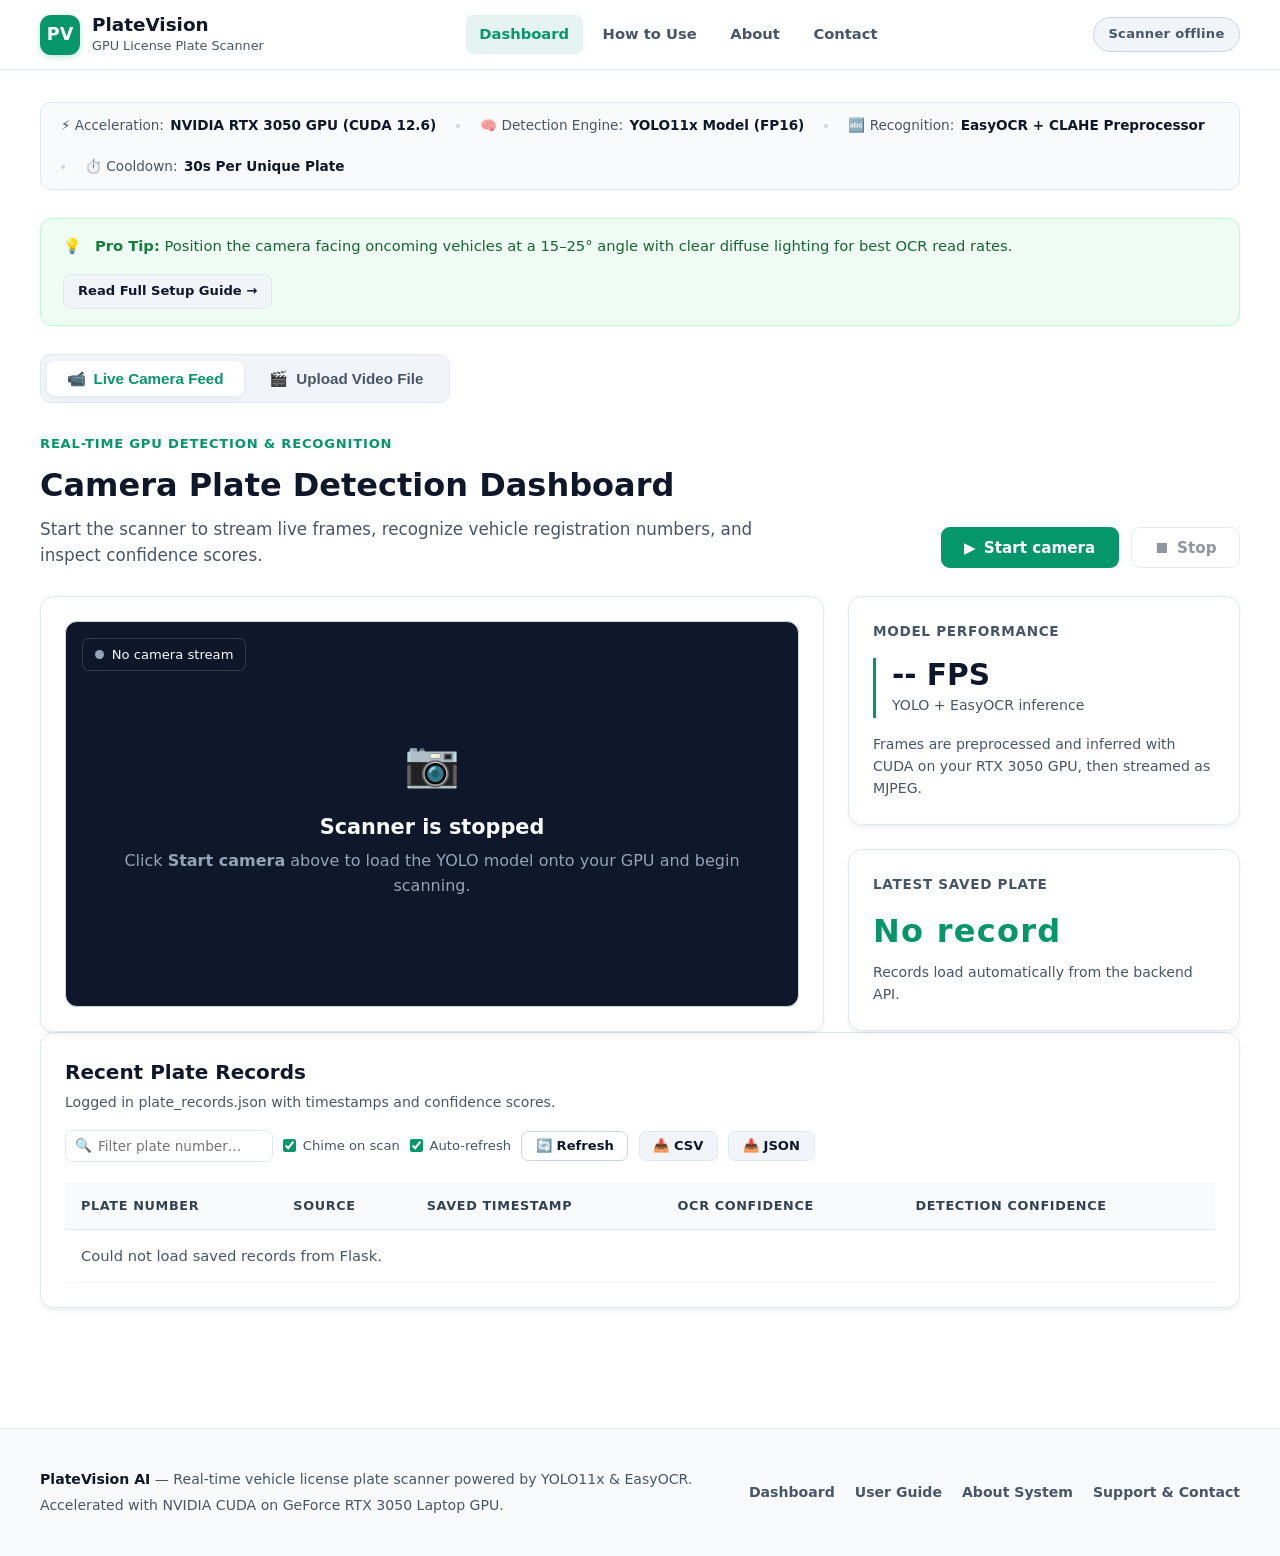
<file: static/index.html>
<!doctype html>
<html lang="en">

<head>
  <meta charset="utf-8">
  <meta name="viewport" content="width=device-width, initial-scale=1">
  <title>PlateVision | License Plate Scanner Dashboard</title>
  <link href="style.css" rel="stylesheet">
</head>

<body>
  <!-- Header & Navigation -->
  <header class="navbar">
    <div class="container nav-container">
      <a class="navbar-brand" href="index.html">
        <span class="brand-mark">PV</span>
        <div class="brand-text">
          <strong>PlateVision</strong>
          <small>GPU License Plate Scanner</small>
        </div>
      </a>

      <nav class="nav-menu">
        <a class="nav-link active" href="index.html">Dashboard</a>
        <a class="nav-link" href="guide.html">How to Use</a>
        <a class="nav-link" href="about.html">About</a>
        <a class="nav-link" href="contact.html">Contact</a>
      </nav>

      <div class="nav-actions">
        <span id="scannerStatus" class="badge badge-secondary">Scanner offline</span>
      </div>
    </div>
  </header>

  <!-- Main Dashboard -->
  <main class="container">
    <!-- Hardware & Model Status Bar -->
    <div class="system-spec-bar">
      <div class="spec-item">
        <span>⚡ Acceleration:</span>
        <strong>NVIDIA RTX 3050 GPU (CUDA 12.6)</strong>
      </div>
      <div class="spec-divider"></div>
      <div class="spec-item">
        <span>🧠 Detection Engine:</span>
        <strong>YOLO11x Model (FP16)</strong>
      </div>
      <div class="spec-divider"></div>
      <div class="spec-item">
        <span>🔤 Recognition:</span>
        <strong>EasyOCR + CLAHE Preprocessor</strong>
      </div>
      <div class="spec-divider"></div>
      <div class="spec-item">
        <span>⏱️ Cooldown:</span>
        <strong>30s Per Unique Plate</strong>
      </div>
    </div>

    <!-- Quick Tip Callout Banner -->
    <div class="tip-banner">
      <div class="tip-content">
        <span>💡</span>
        <span>
          <strong>Pro Tip:</strong> Position the camera facing oncoming vehicles at a 15–25° angle with clear diffuse lighting for best OCR read rates.
        </span>
      </div>
      <a href="guide.html" class="btn btn-sm btn-secondary">Read Full Setup Guide →</a>
    </div>

    <!-- Operating Mode Switcher -->
    <div class="mode-switcher-container">
      <div class="mode-tabs">
        <button id="modeTabCamera" class="mode-tab active" type="button">
          <span>📹</span>
          <span>Live Camera Feed</span>
        </button>
        <button id="modeTabVideo" class="mode-tab" type="button">
          <span>🎬</span>
          <span>Upload Video File</span>
        </button>
      </div>
    </div>

    <!-- Live Camera Mode Container -->
    <div id="liveCameraSection">
      <!-- Dashboard Title & Action Controls -->
      <div class="dashboard-header">
        <div class="dashboard-title">
          <span class="tag-accent">Real-time GPU Detection & Recognition</span>
          <h1>Camera Plate Detection Dashboard</h1>
          <p class="page-lead">Start the scanner to stream live frames, recognize vehicle registration numbers, and inspect confidence scores.</p>
        </div>
        <div class="dashboard-actions">
          <button id="startButton" class="btn btn-success">
            <span>▶</span> Start camera
          </button>
          <button id="stopButton" class="btn btn-outline" disabled>
            <span>⏹</span> Stop
          </button>
        </div>
      </div>

      <!-- Error Alert Box -->
      <div id="cameraError" class="alert alert-danger d-none" role="alert"></div>

      <!-- Main Grid: Video Stream + Stats Sidebar -->
      <div class="dashboard-grid">
        <!-- Camera Feed Frame -->
        <div class="grid-main">
          <section class="card h-100">
            <div class="card-body">
              <div id="cameraFrame" class="camera-frame">
                <img id="cameraPreview" alt="Live annotated license plate camera feed">
                <div class="camera-placeholder">
                  <div class="placeholder-content">
                    <div class="placeholder-icon">📷</div>
                    <h2>Scanner is stopped</h2>
                    <p>Click <strong>Start camera</strong> above to load the YOLO model onto your GPU and begin scanning.</p>
                  </div>
                </div>
                <span class="camera-label">
                  <span id="cameraDot" class="status-dot"></span>
                  <span id="cameraLabel">No camera stream</span>
                </span>
              </div>
            </div>
          </section>
        </div>

        <!-- Performance & Latest Plate Sidebar -->
        <div class="grid-sidebar">
          <!-- Model FPS Metric -->
          <section class="card">
            <div class="card-body">
              <h2 class="card-title">Model Performance</h2>
              <div class="metric">
                <div id="cameraFps" class="metric-value">-- FPS</div>
                <small class="text-secondary">YOLO + EasyOCR inference</small>
              </div>
              <p class="metric-desc text-secondary">Frames are preprocessed and inferred with CUDA on your RTX 3050 GPU, then streamed as MJPEG.</p>
            </div>
          </section>

          <!-- Latest Captured Plate -->
          <section class="card">
            <div class="card-body">
              <h2 class="card-title">Latest Saved Plate</h2>
              <div id="latestPlate" class="latest-plate-value">No record</div>
              <p id="latestDetails" class="text-secondary">Records load automatically from the backend API.</p>
            </div>
          </section>
        </div>
      </div>
    </div>

    <!-- Video Upload Mode Container -->
    <div id="videoUploadSection" style="display: none;">
      <div class="dashboard-header">
        <div class="dashboard-title">
          <span class="tag-accent">Video File Recognition</span>
          <h1>Upload & Check Video License Plates</h1>
          <p class="page-lead">Upload a traffic, surveillance, or dashcam video. The system processes every vehicle, isolations number plates with YOLO11x, extracts alphanumeric text with EasyOCR, and generates an annotated output video.</p>
        </div>
        <div class="dashboard-actions">
          <button id="startVideoBtn" class="btn btn-success" disabled>
            <span>▶</span> Analyze Video
          </button>
          <button id="cancelVideoBtn" class="btn btn-outline d-none">
            <span>⏹</span> Cancel
          </button>
          <button id="resetVideoBtn" class="btn btn-secondary d-none">
            <span>🔄</span> New Video
          </button>
        </div>
      </div>

      <!-- Upload Dropzone Card -->
      <section id="videoUploadCard" class="card" style="margin-bottom: 1.75rem;">
        <div class="card-body">
          <input type="file" id="videoFileInput" accept=".mp4,.avi,.mov,.mkv,.webm,.m4v" class="d-none">
          <div id="videoDropzone" class="video-dropzone">
            <div class="dropzone-icon">📁</div>
            <div class="dropzone-title">Drag & drop your vehicle video file here</div>
            <p class="dropzone-desc">Supports MP4, AVI, MOV, MKV, WebM up to 500 MB</p>
            <button type="button" id="browseVideoBtn" class="btn btn-secondary">
              <span>📂</span> Browse Video File
            </button>
            <div id="selectedFileInfo" class="selected-file-badge d-none">
              <span>🎬</span>
              <span id="selectedFileName">video.mp4</span>
              <span id="selectedFileSize" class="text-secondary">(0 MB)</span>
            </div>
          </div>
        </div>
      </section>

      <!-- Video Processing & Live Preview Card -->
      <section id="videoProcessingCard" class="card d-none" style="margin-bottom: 1.75rem;">
        <div class="card-body">
          <div style="display: flex; align-items: center; justify-content: space-between; margin-bottom: 0.5rem; flex-wrap: wrap; gap: 0.5rem;">
            <div>
              <h2 id="videoJobTitle" class="card-heading" style="margin-bottom: 0.15rem;">Processing Video...</h2>
              <span id="videoStatusBadge" class="badge badge-warning">Analyzing frames</span>
            </div>
            <div id="videoActionTools" class="d-none" style="display: flex; gap: 0.5rem; flex-wrap: wrap;">
              <a id="downloadAnnotatedVideoBtn" class="btn btn-sm btn-success" href="#" download>
                📥 Download Annotated Video (.mp4)
              </a>
              <button id="exportVideoCsvBtn" class="btn btn-sm btn-secondary">
                📥 CSV
              </button>
              <button id="exportVideoJsonBtn" class="btn btn-sm btn-secondary">
                📥 JSON
              </button>
            </div>
          </div>

          <!-- Progress Bar -->
          <div class="progress-container">
            <div id="videoProgressBar" class="progress-bar-fill"></div>
          </div>

          <!-- Video Metrics Strip -->
          <div class="video-metrics-strip">
            <div>
              <span>Progress:</span>
              <strong id="videoProgressText">0%</strong>
            </div>
            <div>
              <span>Frames Processed:</span>
              <strong id="videoFramesText">0 / --</strong>
            </div>
            <div>
              <span>GPU Inference Speed:</span>
              <strong id="videoFpsText">-- FPS</strong>
            </div>
            <div>
              <span>Video Duration:</span>
              <strong id="videoDurationText">--</strong>
            </div>
            <div>
              <span>Plates Detected:</span>
              <strong id="videoPlatesCountText" class="text-accent">0</strong>
            </div>
          </div>

          <!-- Live Processing Frame Display -->
          <div style="margin-top: 1.25rem;">
            <img id="videoProcessingPreview" class="live-process-preview" alt="Video analysis frame preview" style="display: none;">
          </div>

          <!-- Detected Plates in this Video -->
          <div id="videoResultsSection" style="margin-top: 1.75rem;">
            <h3 style="font-size: 1.15rem; font-weight: 700; margin-bottom: 0.5rem;">
              🚗 Plates Detected in Video (<span id="galleryPlatesCount">0</span>)
            </h3>
            <div id="videoPlatesGallery" class="plates-gallery-grid">
              <!-- Populated dynamically -->
            </div>
          </div>
        </div>
      </section>
    </div>


      <!-- Historical Scans Table -->
      <div class="grid-full">
        <section class="card">
          <div class="card-body">
            <div class="records-header">
              <div>
                <h2 class="card-heading">Recent Plate Records</h2>
                <p class="text-secondary">Logged in plate_records.json with timestamps and confidence scores.</p>
              </div>

              <!-- Records Control Tools -->
              <div class="records-tools">
                <div class="search-box">
                  <span class="search-icon">🔍</span>
                  <input type="text" id="searchPlateInput" class="search-input" placeholder="Filter plate number…">
                </div>

                <label class="toggle-label" title="Play a subtle audio alert when a new plate is detected">
                  <input type="checkbox" id="audioAlertToggle" checked>
                  <span>Chime on scan</span>
                </label>

                <label class="toggle-label" title="Automatically poll for new records every 2.5s">
                  <input type="checkbox" id="autoRefreshToggle" checked>
                  <span>Auto-refresh</span>
                </label>

                <button id="refreshButton" class="btn btn-sm btn-outline" title="Refresh records table immediately">
                  🔄 Refresh
                </button>
                <button id="exportCsvBtn" class="btn btn-sm btn-secondary" title="Export records table to CSV file">
                  📥 CSV
                </button>
                <button id="exportJsonBtn" class="btn btn-sm btn-secondary" title="Export records table to JSON file">
                  📥 JSON
                </button>
              </div>
            </div>

            <!-- Table -->
            <div class="table-responsive">
              <table class="records-table">
                <thead>
                  <tr>
                    <th>Plate Number</th>
                    <th>Source</th>
                    <th>Saved Timestamp</th>
                    <th>OCR Confidence</th>
                    <th>Detection Confidence</th>
                  </tr>
                </thead>
                <tbody id="recordsBody">
                  <tr>
                    <td colspan="5" class="text-secondary">Loading records…</td>
                  </tr>
                </tbody>
              </table>
            </div>
          </div>
        </section>
      </div>
    </div>
  </main>

  <!-- Global Footer -->
  <footer class="site-footer">
    <div class="container footer-container">
      <div>
        <strong>PlateVision AI</strong> — Real-time vehicle license plate scanner powered by YOLO11x & EasyOCR.
        <div class="text-secondary" style="margin-top: 0.25rem;">Accelerated with NVIDIA CUDA on GeForce RTX 3050 Laptop GPU.</div>
      </div>
      <nav class="footer-nav">
        <a href="index.html">Dashboard</a>
        <a href="guide.html">User Guide</a>
        <a href="about.html">About System</a>
        <a href="contact.html">Support & Contact</a>
      </nav>
    </div>
  </footer>

  <script src="script.js"></script>
</body>

</html>
</file>
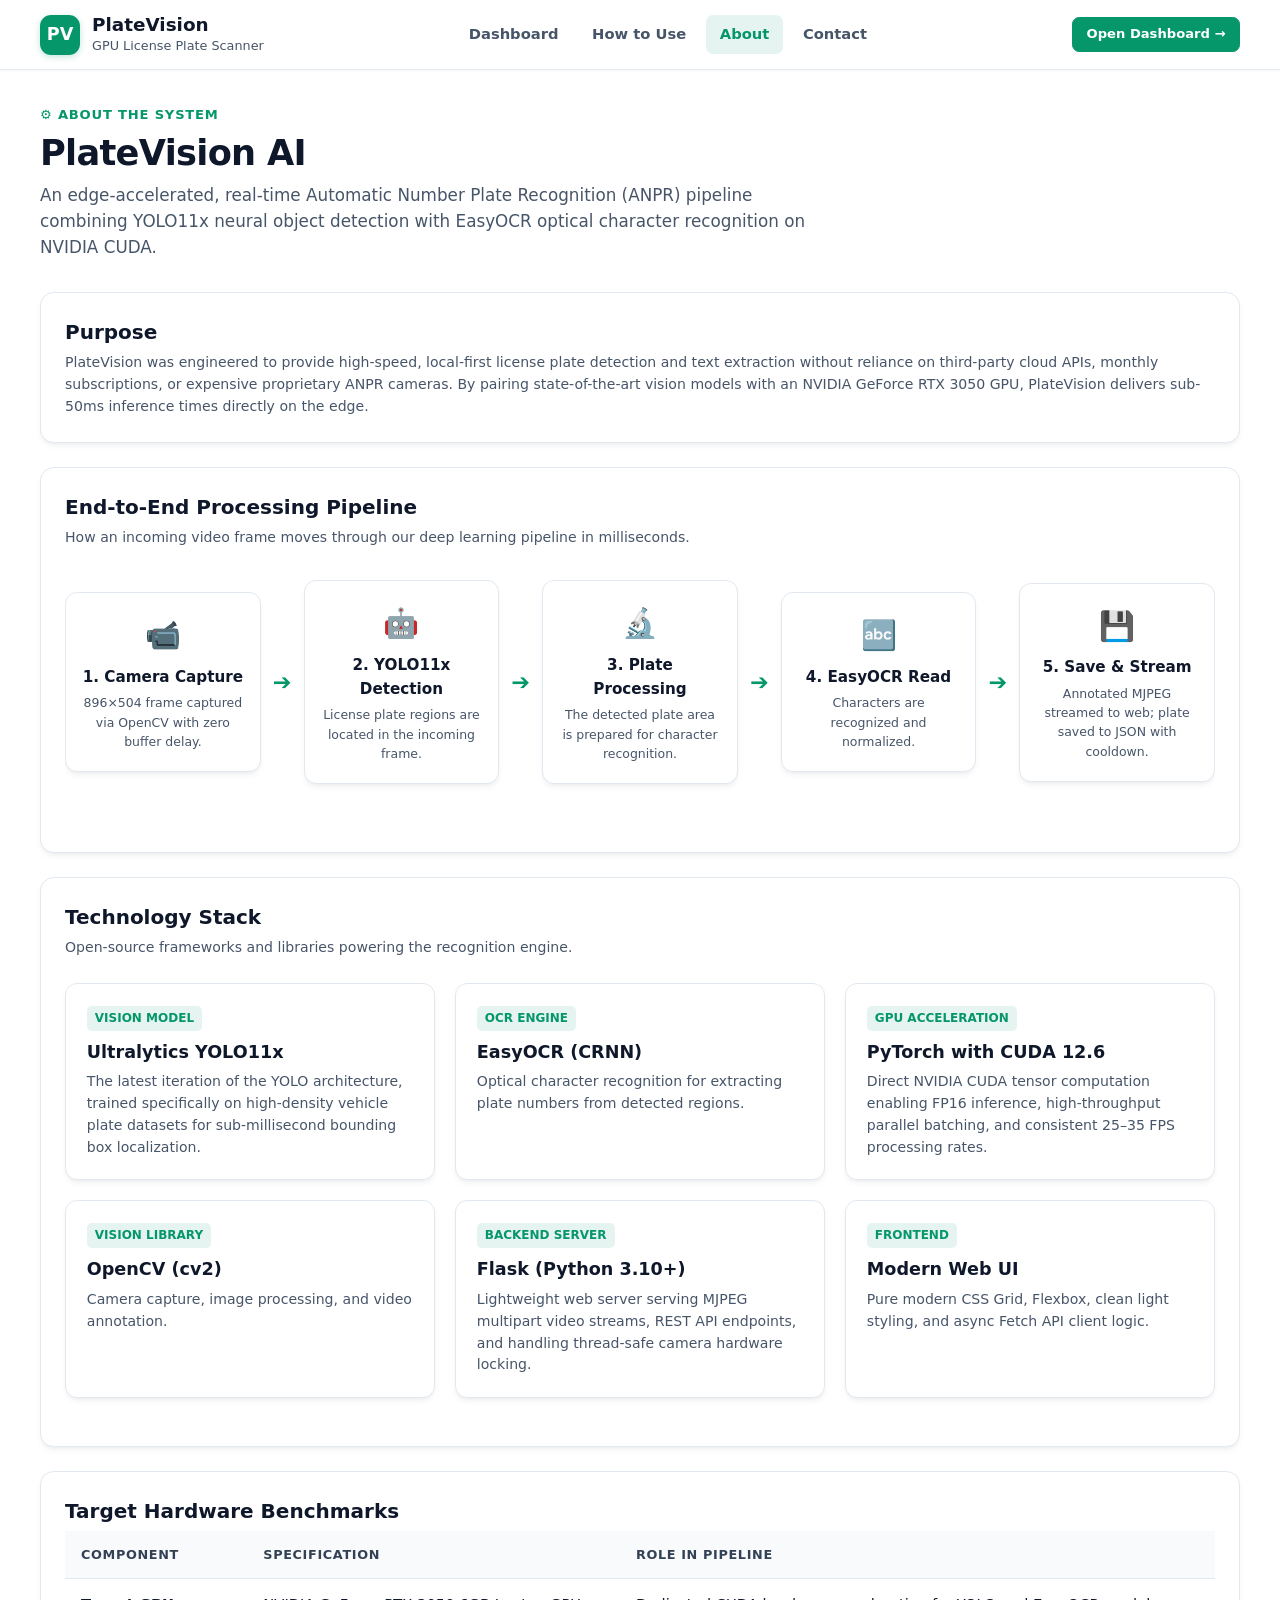
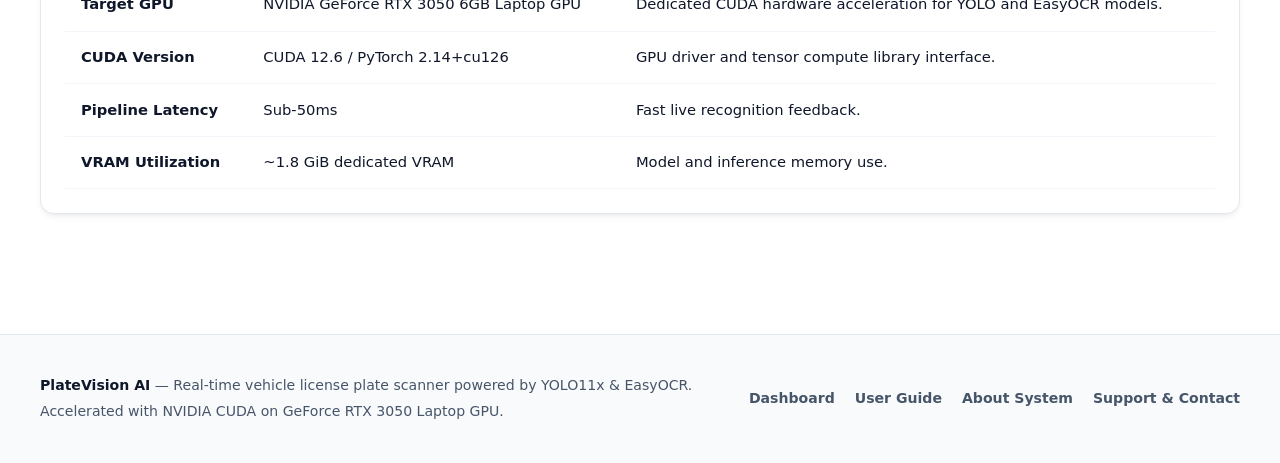
<file: static/about.html>
<!doctype html>
<html lang="en"><head><meta charset="utf-8"><meta name="viewport" content="width=device-width, initial-scale=1"><title>PlateVision | About</title><link href="style.css" rel="stylesheet"></head>
<body><header class="navbar"><div class="container nav-container"><a class="navbar-brand" href="index.html"><span class="brand-mark">PV</span><div class="brand-text"><strong>PlateVision</strong><small>GPU License Plate Scanner</small></div></a><nav class="nav-menu"><a class="nav-link" href="index.html">Dashboard</a><a class="nav-link" href="guide.html">How to Use</a><a class="nav-link active" href="about.html">About</a><a class="nav-link" href="contact.html">Contact</a></nav><div class="nav-actions"><a href="index.html" class="btn btn-sm btn-success">Open Dashboard →</a></div></div></header>
<main class="container"><div class="page-header"><span class="tag-accent">⚙️ About the System</span><h1>PlateVision AI</h1><p class="page-lead">An edge-accelerated, real-time Automatic Number Plate Recognition (ANPR) pipeline combining YOLO11x neural object detection with EasyOCR optical character recognition on NVIDIA CUDA.</p></div><section class="card"><div class="card-body"><h2 class="card-heading">Purpose</h2><p class="text-secondary">PlateVision was engineered to provide high-speed, local-first license plate detection and text extraction without reliance on third-party cloud APIs, monthly subscriptions, or expensive proprietary ANPR cameras. By pairing state-of-the-art vision models with an NVIDIA GeForce RTX 3050 GPU, PlateVision delivers sub-50ms inference times directly on the edge.</p></div></section>
<section class="card" style="margin-top: 1.5rem;"><div class="card-body"><h2 class="card-heading">End-to-End Processing Pipeline</h2><p class="text-secondary">How an incoming video frame moves through our deep learning pipeline in milliseconds.</p><div class="pipeline-flow"><div class="pipeline-step"><div class="pipeline-icon">📹</div><h4>1. Camera Capture</h4><p>896×504 frame captured via OpenCV with zero buffer delay.</p></div><div class="pipeline-arrow">➔</div><div class="pipeline-step"><div class="pipeline-icon">🤖</div><h4>2. YOLO11x Detection</h4><p>License plate regions are located in the incoming frame.</p></div><div class="pipeline-arrow">➔</div><div class="pipeline-step"><div class="pipeline-icon">🔬</div><h4>3. Plate Processing</h4><p>The detected plate area is prepared for character recognition.</p></div><div class="pipeline-arrow">➔</div><div class="pipeline-step"><div class="pipeline-icon">🔤</div><h4>4. EasyOCR Read</h4><p>Characters are recognized and normalized.</p></div><div class="pipeline-arrow">➔</div><div class="pipeline-step"><div class="pipeline-icon">💾</div><h4>5. Save &amp; Stream</h4><p>Annotated MJPEG streamed to web; plate saved to JSON with cooldown.</p></div></div></div></section>
<section class="card" style="margin-top: 1.5rem;"><div class="card-body"><h2 class="card-heading">Technology Stack</h2><p class="text-secondary">Open-source frameworks and libraries powering the recognition engine.</p><div class="tech-grid"><article class="tech-card"><span class="tech-badge">Vision Model</span><h3>Ultralytics YOLO11x</h3><p>The latest iteration of the YOLO architecture, trained specifically on high-density vehicle plate datasets for sub-millisecond bounding box localization.</p></article><article class="tech-card"><span class="tech-badge">OCR Engine</span><h3>EasyOCR (CRNN)</h3><p>Optical character recognition for extracting plate numbers from detected regions.</p></article><article class="tech-card"><span class="tech-badge">GPU Acceleration</span><h3>PyTorch with CUDA 12.6</h3><p>Direct NVIDIA CUDA tensor computation enabling FP16 inference, high-throughput parallel batching, and consistent 25–35 FPS processing rates.</p></article><article class="tech-card"><span class="tech-badge">Vision Library</span><h3>OpenCV (cv2)</h3><p>Camera capture, image processing, and video annotation.</p></article><article class="tech-card"><span class="tech-badge">Backend Server</span><h3>Flask (Python 3.10+)</h3><p>Lightweight web server serving MJPEG multipart video streams, REST API endpoints, and handling thread-safe camera hardware locking.</p></article><article class="tech-card"><span class="tech-badge">Frontend</span><h3>Modern Web UI</h3><p>Pure modern CSS Grid, Flexbox, clean light styling, and async Fetch API client logic.</p></article></div></div></section>
<section class="card" style="margin-top: 1.5rem;"><div class="card-body"><h2 class="card-heading">Target Hardware Benchmarks</h2><div class="table-responsive"><table class="records-table"><thead><tr><th>Component</th><th>Specification</th><th>Role in Pipeline</th></tr></thead><tbody><tr><td><strong>Target GPU</strong></td><td>NVIDIA GeForce RTX 3050 6GB Laptop GPU</td><td>Dedicated CUDA hardware acceleration for YOLO and EasyOCR models.</td></tr><tr><td><strong>CUDA Version</strong></td><td>CUDA 12.6 / PyTorch 2.14+cu126</td><td>GPU driver and tensor compute library interface.</td></tr><tr><td><strong>Pipeline Latency</strong></td><td>Sub-50ms</td><td>Fast live recognition feedback.</td></tr><tr><td><strong>VRAM Utilization</strong></td><td>~1.8 GiB dedicated VRAM</td><td>Model and inference memory use.</td></tr></tbody></table></div></div></section></main><footer class="site-footer"><div class="container footer-container"><div><strong>PlateVision AI</strong> — Real-time vehicle license plate scanner powered by YOLO11x &amp; EasyOCR.<div class="text-secondary" style="margin-top: 0.25rem;">Accelerated with NVIDIA CUDA on GeForce RTX 3050 Laptop GPU.</div></div><nav class="footer-nav"><a href="index.html">Dashboard</a><a href="guide.html">User Guide</a><a href="about.html">About System</a><a href="contact.html">Support &amp; Contact</a></nav></div></footer></body></html>
</file>
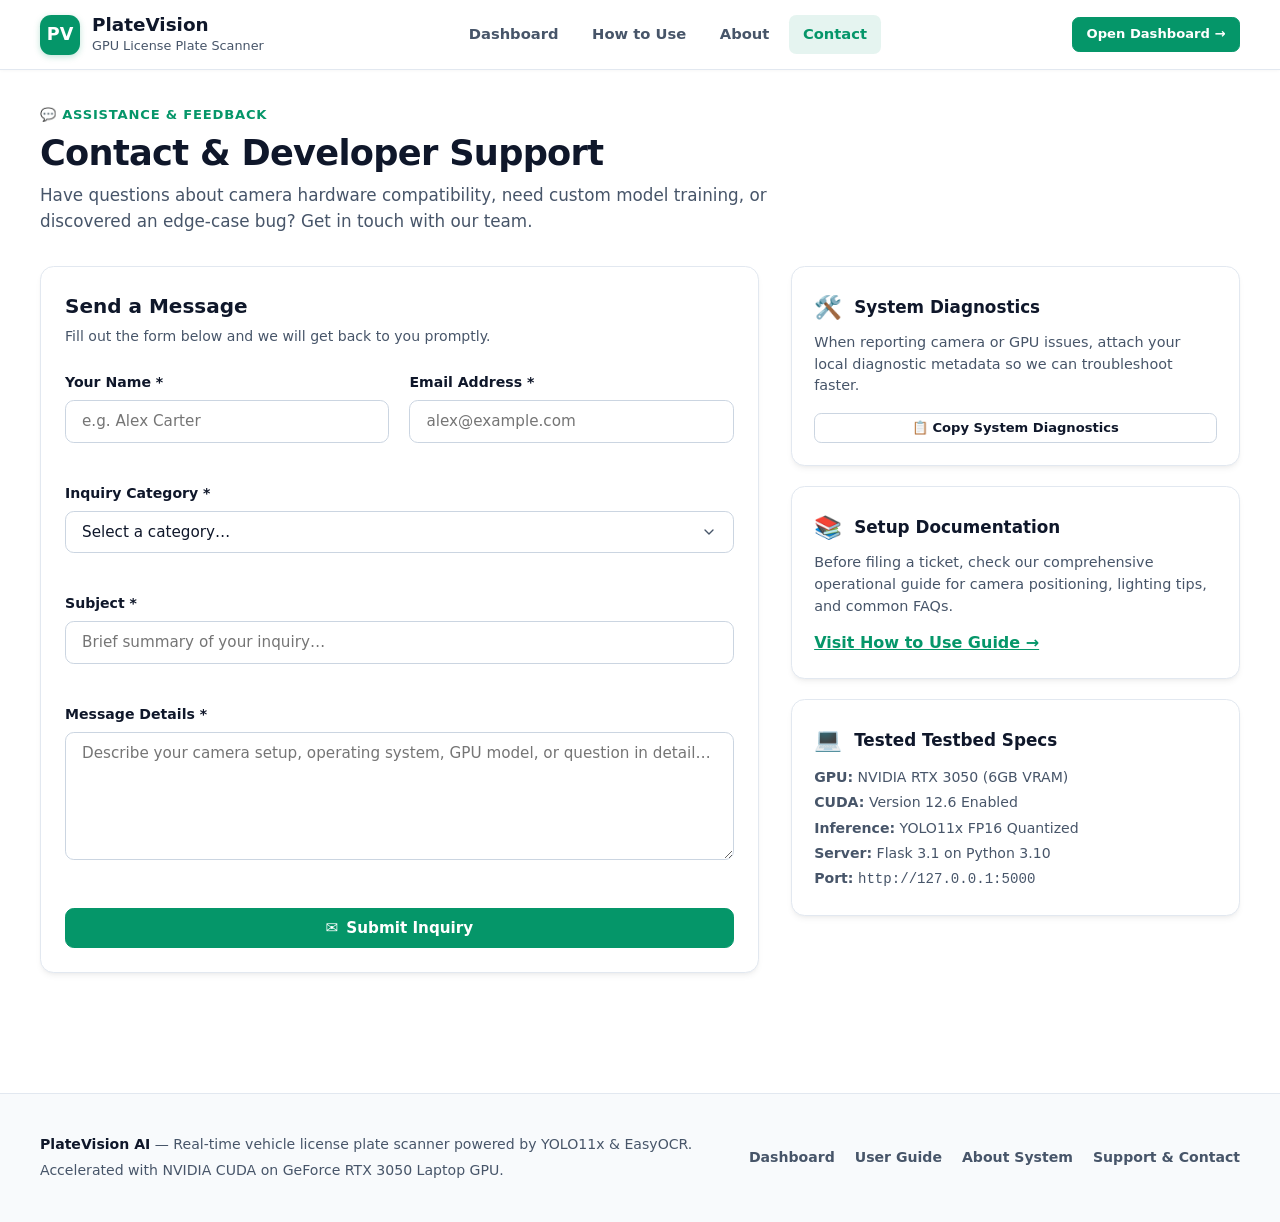
<file: static/contact.html>
<!doctype html>
<html lang="en"><head><meta charset="utf-8"><meta name="viewport" content="width=device-width, initial-scale=1"><title>PlateVision | Contact &amp; Developer Support</title><link href="style.css" rel="stylesheet"></head>
<body><header class="navbar"><div class="container nav-container"><a class="navbar-brand" href="index.html"><span class="brand-mark">PV</span><div class="brand-text"><strong>PlateVision</strong><small>GPU License Plate Scanner</small></div></a><nav class="nav-menu"><a class="nav-link" href="index.html">Dashboard</a><a class="nav-link" href="guide.html">How to Use</a><a class="nav-link" href="about.html">About</a><a class="nav-link active" href="contact.html">Contact</a></nav><div class="nav-actions"><a href="index.html" class="btn btn-sm btn-success">Open Dashboard →</a></div></div></header>
<main class="container"><div class="page-header"><span class="tag-accent">💬 Assistance &amp; Feedback</span><h1>Contact &amp; Developer Support</h1><p class="page-lead">Have questions about camera hardware compatibility, need custom model training, or discovered an edge-case bug? Get in touch with our team.</p></div><div class="contact-layout"><section class="card"><div class="card-body"><h2 class="card-heading" style="margin-bottom: 0.25rem;">Send a Message</h2><p class="text-secondary" style="margin-bottom: 1.5rem;">Fill out the form below and we will get back to you promptly.</p><div id="contactSuccessAlert" class="alert alert-success d-none"><span>✅</span><span>Thank you! Your inquiry has been submitted successfully. A confirmation has been generated.</span></div><form id="contactForm"><div class="form-grid"><div class="form-group"><label for="contactName" class="form-label">Your Name *</label><input type="text" id="contactName" class="form-control" placeholder="e.g. Alex Carter" required></div><div class="form-group"><label for="contactEmail" class="form-label">Email Address *</label><input type="email" id="contactEmail" class="form-control" placeholder="alex@example.com" required></div><div class="form-group full-width"><label for="contactCategory" class="form-label">Inquiry Category *</label><select id="contactCategory" class="form-control" required><option value="" disabled selected>Select a category…</option><option value="Hardware / Camera Setup">Hardware Setup (Webcam / RTSP Camera)</option><option value="Model &amp; OCR Accuracy">Model Accuracy &amp; False OCR Readings</option><option value="Bug Report">Bug Report / Python Exception</option><option value="Feature Request">Feature Request / Custom Integration</option><option value="General Question">General Inquiry</option></select></div><div class="form-group full-width"><label for="contactSubject" class="form-label">Subject *</label><input type="text" id="contactSubject" class="form-control" placeholder="Brief summary of your inquiry…" required></div><div class="form-group full-width"><label for="contactMessage" class="form-label">Message Details *</label><textarea id="contactMessage" class="form-control" placeholder="Describe your camera setup, operating system, GPU model, or question in detail…" required></textarea></div><div class="form-group full-width" style="margin-bottom: 0;"><button type="submit" class="btn btn-success" style="width: 100%;"><span>✉️</span> Submit Inquiry</button></div></div></form></div></section><aside class="info-cards"><div class="info-card"><div class="info-card-header"><span class="info-card-icon">🛠️</span><div class="info-card-title">System Diagnostics</div></div><p style="margin-bottom: 1rem;">When reporting camera or GPU issues, attach your local diagnostic metadata so we can troubleshoot faster.</p><button id="copyDiagnosticsBtn" class="btn btn-sm btn-outline" style="width: 100%;">📋 Copy System Diagnostics</button><div id="diagCopiedMsg" class="text-accent" style="display: none; font-size: 0.8rem; margin-top: 0.5rem; text-align: center; font-weight: 600;">✓ Diagnostic report copied to clipboard!</div></div><div class="info-card"><div class="info-card-header"><span class="info-card-icon">📚</span><div class="info-card-title">Setup Documentation</div></div><p style="margin-bottom: 0.85rem;">Before filing a ticket, check our comprehensive operational guide for camera positioning, lighting tips, and common FAQs.</p><a href="guide.html" class="text-accent" style="font-weight: 600; text-decoration: underline;">Visit How to Use Guide →</a></div><div class="info-card"><div class="info-card-header"><span class="info-card-icon">💻</span><div class="info-card-title">Tested Testbed Specs</div></div><ul style="list-style: none; padding: 0; font-size: 0.88rem; color: var(--text-muted); line-height: 1.8;"><li><strong>GPU:</strong> NVIDIA RTX 3050 (6GB VRAM)</li><li><strong>CUDA:</strong> Version 12.6 Enabled</li><li><strong>Inference:</strong> YOLO11x FP16 Quantized</li><li><strong>Server:</strong> Flask 3.1 on Python 3.10</li><li><strong>Port:</strong> <code>http://127.0.0.1:5000</code></li></ul></div></aside></div></main><div id="toastNotice" class="toast-notice"><span>✅</span><span id="toastMsg">Inquiry sent successfully!</span></div><footer class="site-footer"><div class="container footer-container"><div><strong>PlateVision AI</strong> — Real-time vehicle license plate scanner powered by YOLO11x &amp; EasyOCR.<div class="text-secondary" style="margin-top: 0.25rem;">Accelerated with NVIDIA CUDA on GeForce RTX 3050 Laptop GPU.</div></div><nav class="footer-nav"><a href="index.html">Dashboard</a><a href="guide.html">User Guide</a><a href="about.html">About System</a><a href="contact.html">Support &amp; Contact</a></nav></div></footer><script>const contactForm=document.querySelector('#contactForm');const contactSuccessAlert=document.querySelector('#contactSuccessAlert');const toastNotice=document.querySelector('#toastNotice');const toastMsg=document.querySelector('#toastMsg');const copyDiagnosticsBtn=document.querySelector('#copyDiagnosticsBtn');const diagCopiedMsg=document.querySelector('#diagCopiedMsg');function showToast(message){if(!toastNotice||!toastMsg)return;toastMsg.textContent=message;toastNotice.classList.add('show');setTimeout(()=>{toastNotice.classList.remove('show');},3500);}if(contactForm){contactForm.addEventListener('submit',(event)=>{event.preventDefault();const name=document.querySelector('#contactName')?.value||'User';if(contactSuccessAlert)contactSuccessAlert.classList.remove('d-none');showToast(`Thank you, ${name}! Your inquiry has been sent.`);contactForm.reset();window.scrollTo({top:0,behavior:'smooth'});});}if(copyDiagnosticsBtn){copyDiagnosticsBtn.addEventListener('click',async()=>{const diagnostics={timestamp:new Date().toISOString(),userAgent:navigator.userAgent,screenResolution:`${window.screen.width}x${window.screen.height}`,viewport:`${window.innerWidth}x${window.innerHeight}`,devicePixelRatio:window.devicePixelRatio,serverEndpoint:window.location.origin,hardwareConcurrency:navigator.hardwareConcurrency||'unknown',targetGpuConfig:'NVIDIA GeForce RTX 3050 6GB Laptop GPU (CUDA 12.6)',appVersion:'PlateVision v2.0-cuda'};const textToCopy=`PlateVision System Diagnostics:\n${JSON.stringify(diagnostics,null,2)}`;try{await navigator.clipboard.writeText(textToCopy);if(diagCopiedMsg){diagCopiedMsg.style.display='block';setTimeout(()=>{diagCopiedMsg.style.display='none';},3000);}showToast('Diagnostics copied to clipboard!');}catch(error){alert('Could not copy automatically. Here is the info:\n\n'+textToCopy);}});}</script></body></html>
</file>
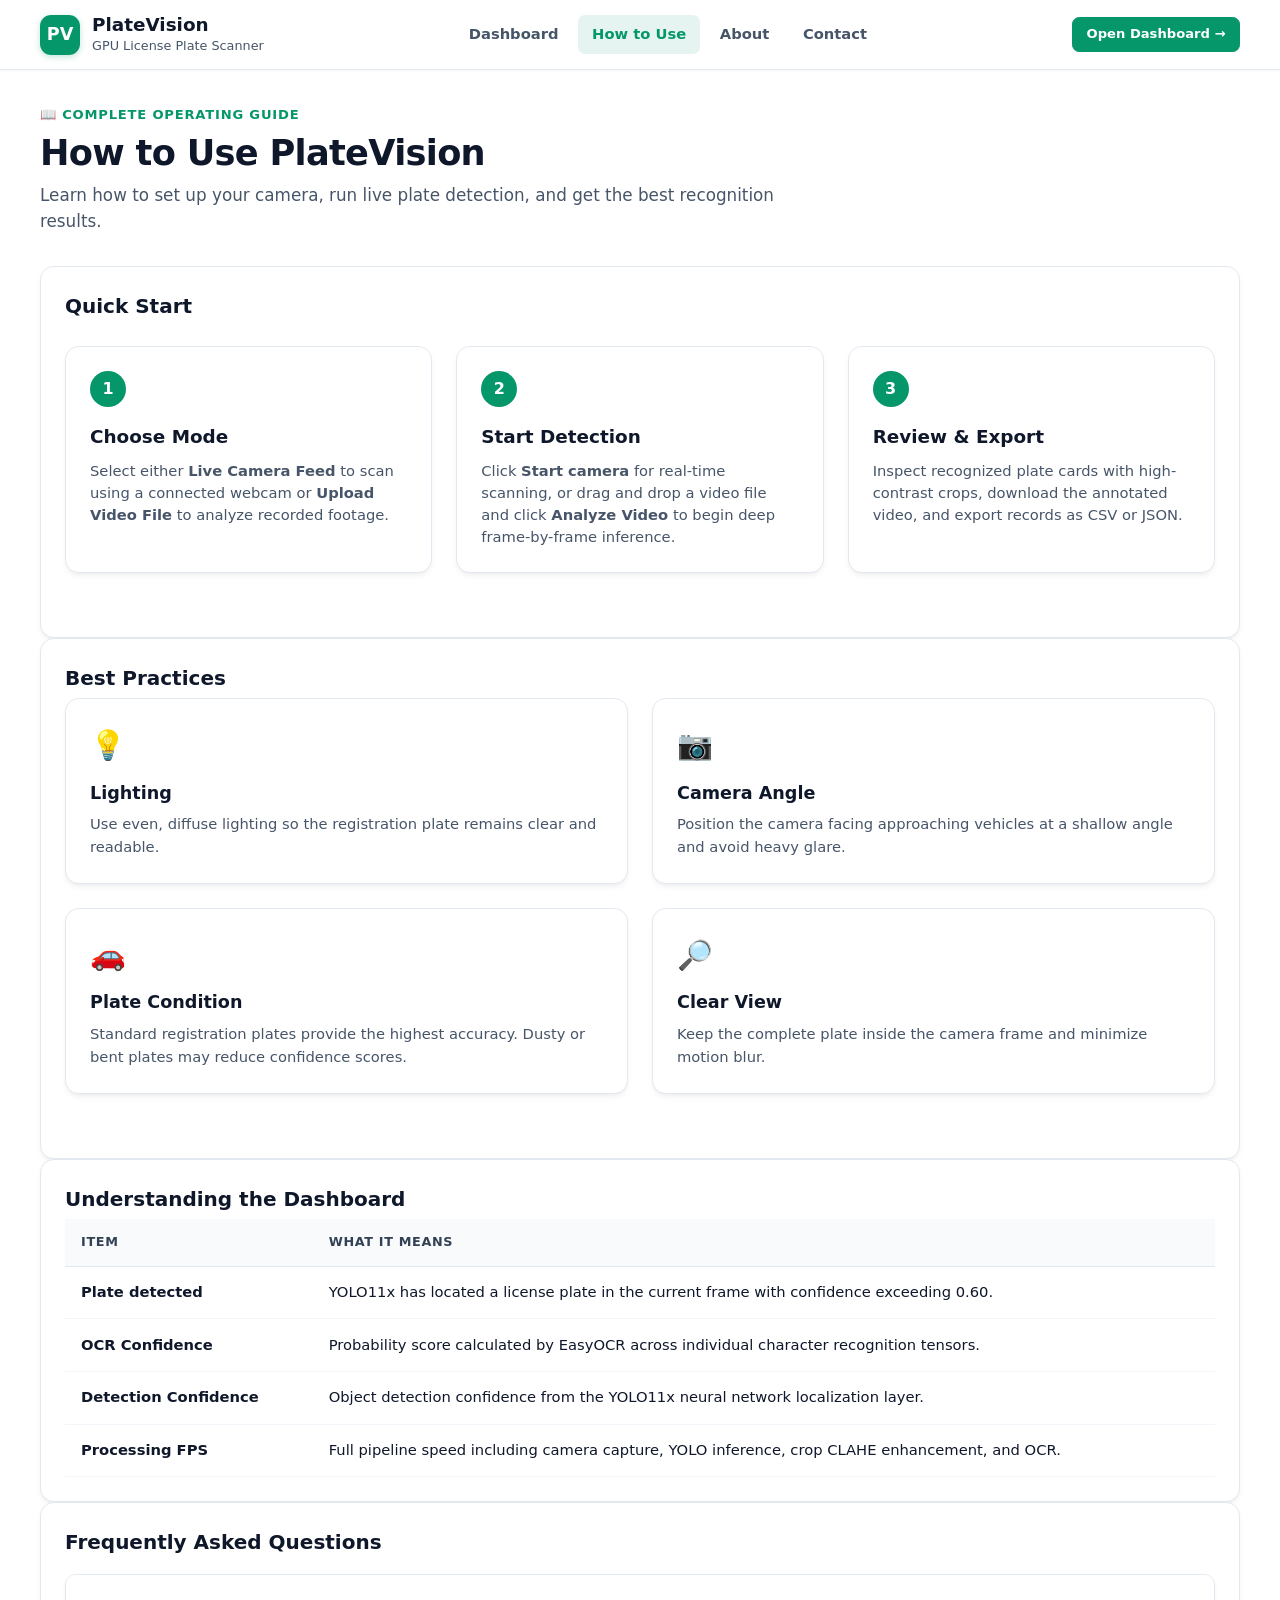
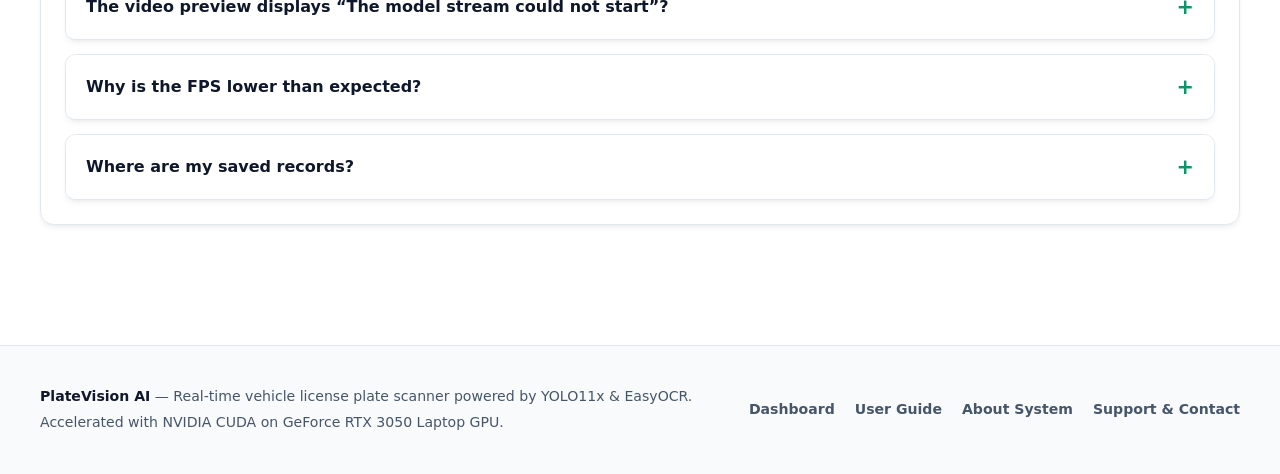
<file: static/guide.html>
<!doctype html>
<html lang="en"><head><meta charset="utf-8"><meta name="viewport" content="width=device-width, initial-scale=1"><title>PlateVision | How to Use</title><link href="style.css" rel="stylesheet"></head>
<body>
  <header class="navbar"><div class="container nav-container"><a class="navbar-brand" href="index.html"><span class="brand-mark">PV</span><div class="brand-text"><strong>PlateVision</strong><small>GPU License Plate Scanner</small></div></a><nav class="nav-menu"><a class="nav-link" href="index.html">Dashboard</a><a class="nav-link active" href="guide.html">How to Use</a><a class="nav-link" href="about.html">About</a><a class="nav-link" href="contact.html">Contact</a></nav><div class="nav-actions"><a href="index.html" class="btn btn-sm btn-success">Open Dashboard →</a></div></div></header>
  <main class="container"><div class="page-header"><span class="tag-accent">📖 Complete Operating Guide</span><h1>How to Use PlateVision</h1><p class="page-lead">Learn how to set up your camera, run live plate detection, and get the best recognition results.</p></div>
    <section class="card"><div class="card-body"><h2 class="card-heading">Quick Start</h2><div class="steps-grid"><article class="step-card"><div class="step-number">1</div><h3>Choose Mode</h3><p>Select either <strong>Live Camera Feed</strong> to scan using a connected webcam or <strong>Upload Video File</strong> to analyze recorded footage.</p></article><article class="step-card"><div class="step-number">2</div><h3>Start Detection</h3><p>Click <strong>Start camera</strong> for real-time scanning, or drag and drop a video file and click <strong>Analyze Video</strong> to begin deep frame-by-frame inference.</p></article><article class="step-card"><div class="step-number">3</div><h3>Review & Export</h3><p>Inspect recognized plate cards with high-contrast crops, download the annotated video, and export records as CSV or JSON.</p></article></div></div></section>
    <section class="card"><div class="card-body"><h2 class="card-heading">Best Practices</h2><div class="guidelines-grid"><article class="guideline-card"><div class="guideline-icon">💡</div><h3>Lighting</h3><p>Use even, diffuse lighting so the registration plate remains clear and readable.</p></article><article class="guideline-card"><div class="guideline-icon">📷</div><h3>Camera Angle</h3><p>Position the camera facing approaching vehicles at a shallow angle and avoid heavy glare.</p></article><article class="guideline-card"><div class="guideline-icon">🚗</div><h3>Plate Condition</h3><p>Standard registration plates provide the highest accuracy. Dusty or bent plates may reduce confidence scores.</p></article><article class="guideline-card"><div class="guideline-icon">🔎</div><h3>Clear View</h3><p>Keep the complete plate inside the camera frame and minimize motion blur.</p></article></div></div></section>
    <section class="card"><div class="card-body"><h2 class="card-heading">Understanding the Dashboard</h2><div class="table-responsive"><table class="records-table"><thead><tr><th>Item</th><th>What it means</th></tr></thead><tbody><tr><td><strong>Plate detected</strong></td><td>YOLO11x has located a license plate in the current frame with confidence exceeding 0.60.</td></tr><tr><td><strong>OCR Confidence</strong></td><td>Probability score calculated by EasyOCR across individual character recognition tensors.</td></tr><tr><td><strong>Detection Confidence</strong></td><td>Object detection confidence from the YOLO11x neural network localization layer.</td></tr><tr><td><strong>Processing FPS</strong></td><td>Full pipeline speed including camera capture, YOLO inference, crop CLAHE enhancement, and OCR.</td></tr></tbody></table></div></div></section>
    <section class="card"><div class="card-body"><h2 class="card-heading">Frequently Asked Questions</h2><div class="faq-list"><details class="faq-item"><summary class="faq-summary">The video preview displays “The model stream could not start”?</summary><div class="faq-body">Check that the camera is connected and not in use by another application, then restart the scanner.</div></details><details class="faq-item"><summary class="faq-summary">Why is the FPS lower than expected?</summary><div class="faq-body">Ensure your laptop is plugged into AC power so the NVIDIA GPU runs in full performance mode. Verify that PyTorch is using CUDA by running:<div class="code-box">python -c "import torch; print(torch.cuda.is_available())"</div>If it returns <code>False</code>, install the CUDA 12.6 build of PyTorch.</div></details><details class="faq-item"><summary class="faq-summary">Where are my saved records?</summary><div class="faq-body">All records are saved permanently in <code>plate_records.json</code> in the project directory. You can also export them directly from the Dashboard as CSV or formatted JSON.</div></details></div></div></section>
  </main><footer class="site-footer"><div class="container footer-container"><div><strong>PlateVision AI</strong> — Real-time vehicle license plate scanner powered by YOLO11x &amp; EasyOCR.<div class="text-secondary" style="margin-top: 0.25rem;">Accelerated with NVIDIA CUDA on GeForce RTX 3050 Laptop GPU.</div></div><nav class="footer-nav"><a href="index.html">Dashboard</a><a href="guide.html">User Guide</a><a href="about.html">About System</a><a href="contact.html">Support &amp; Contact</a></nav></div></footer>
</body></html>
</file>
<file: static/style.css>
:root {
  --page: #ffffff;
  --page-bg-subtle: #f8fafc;
  --panel: #ffffff;
  --panel-card: #ffffff;
  --panel-border: #e2e8f0;
  --panel-border-hover: #cbd5e1;
  --accent: #059669;
  --accent-hover: #047857;
  --accent-soft: rgba(5, 150, 105, 0.1);
  --accent-glow: rgba(5, 150, 105, 0.25);
  --accent-text: #ffffff;
  --warning: #d97706;
  --warning-soft: #fef3c7;
  --danger: #dc2626;
  --danger-soft: #fee2e2;
  --info: #0284c7;
  --info-soft: #e0f2fe;
  --text-main: #0f172a;
  --text-muted: #475569;
  --text-subtle: #64748b;
  --font: system-ui, -apple-system, BlinkMacSystemFont, "Segoe UI", Roboto, Helvetica, Arial, sans-serif;
  --card-shadow: 0 4px 6px -1px rgba(0, 0, 0, 0.05), 0 2px 4px -2px rgba(0, 0, 0, 0.05);
  --card-shadow-hover: 0 10px 15px -3px rgba(0, 0, 0, 0.08), 0 4px 6px -4px rgba(0, 0, 0, 0.04);
}

*,
*::before,
*::after {
  box-sizing: border-box;
  margin: 0;
  padding: 0;
}

body {
  min-height: 100vh;
  background-color: var(--page);
  color: var(--text-main);
  font-family: var(--font);
  line-height: 1.55;
  -webkit-font-smoothing: antialiased;
  display: flex;
  flex-direction: column;
}

/* Layout Container */
.container {
  width: 100%;
  max-width: 1240px;
  margin-inline: auto;
  padding-inline: 1.25rem;
}

/* Navigation Bar */
.navbar {
  background: rgba(255, 255, 255, 0.95);
  border-bottom: 1px solid var(--panel-border);
  backdrop-filter: blur(14px);
  padding: 0.85rem 0;
  position: sticky;
  top: 0;
  z-index: 100;
  box-shadow: 0 1px 3px rgba(0, 0, 0, 0.03);
}

.nav-container {
  display: flex;
  align-items: center;
  justify-content: space-between;
  gap: 1.5rem;
  flex-wrap: wrap;
}

.navbar-brand {
  display: flex;
  align-items: center;
  gap: 0.75rem;
  text-decoration: none;
  color: var(--text-main);
}

.brand-mark {
  width: 2.5rem;
  height: 2.5rem;
  display: grid;
  place-items: center;
  background: var(--accent);
  color: var(--accent-text);
  border-radius: 0.7rem;
  font-weight: 800;
  font-size: 1.1rem;
  box-shadow: 0 2px 6px var(--accent-glow);
}

.brand-text strong {
  display: block;
  font-size: 1.15rem;
  line-height: 1.2;
  color: var(--text-main);
}

.brand-text small {
  display: block;
  font-size: 0.8rem;
  color: var(--text-muted);
}

.nav-menu {
  display: flex;
  align-items: center;
  gap: 0.4rem;
  list-style: none;
}

.nav-link {
  color: var(--text-muted);
  text-decoration: none;
  font-size: 0.92rem;
  font-weight: 600;
  padding: 0.5rem 0.85rem;
  border-radius: 0.45rem;
  transition: all 0.2s ease;
  position: relative;
}

.nav-link:hover {
  color: var(--text-main);
  background: #f1f5f9;
}

.nav-link.active {
  color: var(--accent);
  background: var(--accent-soft);
}

.nav-actions {
  display: flex;
  align-items: center;
  gap: 0.75rem;
}

/* Main Content Area */
main.container {
  flex: 1;
  padding-top: 2rem;
  padding-bottom: 3.5rem;
}

/* Page Header & Banner */
.page-header {
  margin-bottom: 2rem;
}

.tag-accent {
  color: var(--accent);
  font-size: 0.82rem;
  font-weight: 700;
  text-transform: uppercase;
  letter-spacing: 0.06em;
  display: inline-flex;
  align-items: center;
  gap: 0.4rem;
  margin-bottom: 0.4rem;
}

.page-header h1 {
  font-size: 2.2rem;
  font-weight: 800;
  line-height: 1.2;
  margin-bottom: 0.5rem;
  letter-spacing: -0.02em;
  color: var(--text-main);
}

.page-lead {
  font-size: 1.05rem;
  color: var(--text-muted);
  max-width: 48rem;
}

/* System Spec Bar (Dashboard) */
.system-spec-bar {
  display: flex;
  align-items: center;
  gap: 1.25rem;
  flex-wrap: wrap;
  background: #f8fafc;
  border: 1px solid var(--panel-border);
  border-radius: 0.65rem;
  padding: 0.75rem 1.25rem;
  margin-bottom: 1.75rem;
  font-size: 0.85rem;
  color: var(--text-muted);
}

.spec-item {
  display: inline-flex;
  align-items: center;
  gap: 0.4rem;
}

.spec-item strong {
  color: var(--text-main);
  font-weight: 600;
}

.spec-divider {
  width: 4px;
  height: 4px;
  border-radius: 50%;
  background: #cbd5e1;
}

/* Dashboard Actions */
.dashboard-header {
  display: flex;
  align-items: flex-end;
  justify-content: space-between;
  gap: 1.5rem;
  margin-bottom: 1.75rem;
  flex-wrap: wrap;
}

.dashboard-title h1 {
  font-size: 2rem;
  font-weight: 800;
  color: var(--text-main);
  margin-bottom: 0.35rem;
}

.dashboard-actions {
  display: flex;
  align-items: center;
  gap: 0.75rem;
}

/* Buttons */
.btn {
  display: inline-flex;
  align-items: center;
  justify-content: center;
  gap: 0.5rem;
  font-family: inherit;
  font-size: 0.95rem;
  font-weight: 600;
  padding: 0.65rem 1.4rem;
  border-radius: 0.55rem;
  border: 1px solid transparent;
  cursor: pointer;
  transition: all 0.2s ease;
  text-decoration: none;
  white-space: nowrap;
}

.btn-success {
  background: var(--accent);
  color: var(--accent-text);
  border-color: var(--accent);
}

.btn-success:hover:not(:disabled) {
  background: var(--accent-hover);
  border-color: var(--accent-hover);
  box-shadow: 0 4px 12px var(--accent-glow);
  transform: translateY(-1px);
}

.btn-outline {
  background: #ffffff;
  color: var(--text-main);
  border-color: #cbd5e1;
}

.btn-outline:hover:not(:disabled) {
  background: #f1f5f9;
  border-color: #94a3b8;
  transform: translateY(-1px);
}

.btn-secondary {
  background: #f1f5f9;
  color: var(--text-main);
  border-color: #e2e8f0;
}

.btn-secondary:hover:not(:disabled) {
  background: #e2e8f0;
}

.btn:disabled {
  opacity: 0.45;
  cursor: not-allowed;
  transform: none !important;
}

.btn-sm {
  font-size: 0.82rem;
  padding: 0.4rem 0.85rem;
  border-radius: 0.45rem;
}

/* Quick Stats Row (Dashboard) */
.quick-stats-grid {
  display: grid;
  grid-template-columns: repeat(4, 1fr);
  gap: 1rem;
  margin-bottom: 1.75rem;
}

.stat-pill {
  background: var(--panel);
  border: 1px solid var(--panel-border);
  border-radius: 0.75rem;
  padding: 1.1rem 1.25rem;
  display: flex;
  align-items: center;
  gap: 1rem;
  box-shadow: var(--card-shadow);
  transition: all 0.2s ease;
}

.stat-pill:hover {
  border-color: var(--panel-border-hover);
  box-shadow: var(--card-shadow-hover);
}

.stat-icon {
  width: 2.75rem;
  height: 2.75rem;
  border-radius: 0.6rem;
  display: grid;
  place-items: center;
  font-size: 1.3rem;
  background: #f1f5f9;
  flex-shrink: 0;
}

.stat-info .stat-value {
  font-size: 1.4rem;
  font-weight: 800;
  line-height: 1.2;
  color: var(--text-main);
}

.stat-info .stat-label {
  font-size: 0.78rem;
  color: var(--text-muted);
  text-transform: uppercase;
  letter-spacing: 0.04em;
  margin-top: 0.15rem;
  font-weight: 600;
}

/* Alerts */
.alert {
  padding: 0.85rem 1.25rem;
  border-radius: 0.6rem;
  margin-bottom: 1.5rem;
  font-size: 0.95rem;
  display: flex;
  align-items: center;
  gap: 0.75rem;
}

.alert-danger {
  background: var(--danger-soft);
  border: 1px solid #fca5a5;
  color: var(--danger);
}

.alert-success {
  background: var(--accent-soft);
  border: 1px solid #a7f3d0;
  color: #065f46;
}

.alert-info {
  background: var(--info-soft);
  border: 1px solid #bae6fd;
  color: #0369a1;
}

.d-none {
  display: none !important;
}

/* Tip Callout Banner */
.tip-banner {
  background: #f0fdf4;
  border: 1px solid #bbf7d0;
  border-radius: 0.75rem;
  padding: 1rem 1.4rem;
  margin-bottom: 1.75rem;
  display: flex;
  align-items: center;
  justify-content: space-between;
  gap: 1rem;
  flex-wrap: wrap;
  color: #166534;
}

.tip-content {
  display: flex;
  align-items: center;
  gap: 0.85rem;
  font-size: 0.92rem;
}

.tip-content strong {
  color: #15803d;
}

/* Dashboard Grid Layout */
.dashboard-grid {
  display: grid;
  grid-template-columns: 2fr 1fr;
  gap: 1.5rem;
}

.grid-main {
  grid-column: 1;
}

.grid-sidebar {
  grid-column: 2;
  display: flex;
  flex-direction: column;
  gap: 1.5rem;
}

.grid-full {
  grid-column: 1 / -1;
}

/* Cards */
.card {
  background: var(--panel);
  border: 1px solid var(--panel-border);
  border-radius: 0.85rem;
  box-shadow: var(--card-shadow);
  overflow: hidden;
  transition: all 0.2s ease;
}

.card:hover {
  border-color: var(--panel-border-hover);
}

.card.h-100 {
  height: 100%;
}

.card-body {
  padding: 1.5rem;
}

.card-title {
  font-size: 0.85rem;
  font-weight: 700;
  text-transform: uppercase;
  letter-spacing: 0.05em;
  color: var(--text-muted);
}

.card-heading {
  font-size: 1.25rem;
  font-weight: 800;
  margin-bottom: 0.25rem;
  color: var(--text-main);
}

/* Camera Frame */
.camera-frame {
  min-height: 24rem;
  background: #0f172a;
  border: 1px solid #cbd5e1;
  border-radius: 0.75rem;
  overflow: hidden;
  position: relative;
  display: flex;
  align-items: center;
  justify-content: center;
}

#cameraPreview {
  display: none;
  width: 100%;
  height: 100%;
  min-height: 24rem;
  object-fit: cover;
}

.camera-frame.active #cameraPreview {
  display: block;
}

.camera-placeholder {
  min-height: 24rem;
  display: grid;
  place-items: center;
  text-align: center;
  color: #94a3b8;
  padding: 2rem;
}

.camera-frame.active .camera-placeholder {
  display: none;
}

.placeholder-icon {
  font-size: 2.8rem;
  margin-bottom: 0.75rem;
}

.camera-placeholder h2 {
  font-size: 1.3rem;
  color: #f8fafc;
  margin-bottom: 0.4rem;
}

.camera-label {
  position: absolute;
  top: 1rem;
  left: 1rem;
  background: rgba(15, 23, 42, 0.88);
  border: 1px solid rgba(255, 255, 255, 0.15);
  border-radius: 0.45rem;
  padding: 0.35rem 0.75rem;
  font-size: 0.82rem;
  color: #f8fafc;
  display: inline-flex;
  align-items: center;
  gap: 0.5rem;
  backdrop-filter: blur(8px);
}

/* Status Dot */
.status-dot {
  width: 0.55rem;
  height: 0.55rem;
  display: inline-block;
  border-radius: 50%;
  background: #94a3b8;
  transition: all 0.3s ease;
}

.status-dot.live {
  background: #10b981;
  box-shadow: 0 0 0.65rem #10b981;
}

/* Status Badges */
.badge {
  display: inline-flex;
  align-items: center;
  gap: 0.35rem;
  padding: 0.4rem 0.9rem;
  border-radius: 9999px;
  font-size: 0.82rem;
  font-weight: 700;
  letter-spacing: 0.02em;
  border: 1px solid transparent;
  transition: all 0.2s ease;
}

.badge.badge-secondary,
.badge.text-bg-secondary {
  background: #f1f5f9;
  color: #475569;
  border-color: #cbd5e1;
}

.badge.badge-warning,
.badge.text-bg-warning {
  background: var(--warning-soft);
  color: #b45309;
  border-color: #fcd34d;
}

.badge.badge-success,
.badge.text-bg-success {
  background: #dcfce7;
  color: #15803d;
  border-color: #86efac;
}

.badge.badge-info {
  background: var(--info-soft);
  color: #0284c7;
  border-color: #7dd3fc;
}

/* Metric Cards */
.metric {
  border-left: 3px solid var(--accent);
  padding-left: 1rem;
  margin: 1rem 0;
}

.metric-value {
  font-size: 1.85rem;
  font-weight: 800;
  line-height: 1.2;
  color: var(--text-main);
}

.metric-desc {
  font-size: 0.85rem;
  margin-top: 0.75rem;
  color: var(--text-muted);
}

.latest-plate-value {
  font-size: 2rem;
  font-weight: 800;
  color: var(--accent);
  margin: 0.75rem 0 0.35rem 0;
  letter-spacing: 0.04em;
}

/* Table Controls and Header */
.records-header {
  display: flex;
  align-items: center;
  justify-content: space-between;
  margin-bottom: 1.25rem;
  gap: 1rem;
  flex-wrap: wrap;
}

.records-tools {
  display: flex;
  align-items: center;
  gap: 0.65rem;
  flex-wrap: wrap;
}

.search-box {
  position: relative;
  display: inline-flex;
  align-items: center;
}

.search-input {
  background: #ffffff;
  border: 1px solid var(--panel-border);
  color: var(--text-main);
  padding: 0.45rem 0.85rem 0.45rem 2rem;
  border-radius: 0.45rem;
  font-size: 0.85rem;
  font-family: inherit;
  outline: none;
  transition: all 0.2s ease;
  width: 13rem;
}

.search-input:focus {
  border-color: var(--accent);
  box-shadow: 0 0 0 3px var(--accent-soft);
}

.search-icon {
  position: absolute;
  left: 0.65rem;
  font-size: 0.85rem;
  color: var(--text-muted);
  pointer-events: none;
}

.toggle-label {
  display: inline-flex;
  align-items: center;
  gap: 0.4rem;
  font-size: 0.82rem;
  color: var(--text-muted);
  cursor: pointer;
  user-select: none;
  font-weight: 500;
}

.toggle-label input[type="checkbox"] {
  accent-color: var(--accent);
  cursor: pointer;
}

/* Table */
.table-responsive {
  width: 100%;
  overflow-x: auto;
  -webkit-overflow-scrolling: touch;
}

.records-table {
  width: 100%;
  border-collapse: collapse;
  text-align: left;
}

.records-table th {
  padding: 0.85rem 1rem;
  font-size: 0.8rem;
  font-weight: 700;
  text-transform: uppercase;
  letter-spacing: 0.05em;
  color: #334155;
  background: #f8fafc;
  border-bottom: 1px solid var(--panel-border);
}

.records-table td {
  padding: 0.9rem 1rem;
  border-bottom: 1px solid #f1f5f9;
  color: var(--text-main);
  font-size: 0.92rem;
}

.records-table tbody tr {
  transition: background 0.15s ease;
}

.records-table tbody tr:hover {
  background: #f8fafc;
}

.plate-badge {
  display: inline-block;
  padding: 0.2rem 0.55rem;
  background: #ecfdf5;
  border: 1px solid #a7f3d0;
  border-radius: 0.35rem;
  font-family: ui-monospace, SFMono-Regular, Menlo, Monaco, Consolas, monospace;
  font-weight: 800;
  font-size: 0.95rem;
  color: #047857;
  letter-spacing: 0.05em;
}

/* Form Styles (Contact Page) */
.form-grid {
  display: grid;
  grid-template-columns: 1fr 1fr;
  gap: 1.25rem;
}

.form-group {
  margin-bottom: 1.25rem;
}

.form-group.full-width {
  grid-column: 1 / -1;
}

.form-label {
  display: block;
  font-size: 0.88rem;
  font-weight: 600;
  margin-bottom: 0.4rem;
  color: var(--text-main);
}

.form-control {
  width: 100%;
  background: #ffffff;
  border: 1px solid #cbd5e1;
  border-radius: 0.55rem;
  color: var(--text-main);
  font-family: inherit;
  font-size: 0.95rem;
  padding: 0.7rem 1rem;
  transition: all 0.2s ease;
  outline: none;
}

.form-control:focus {
  border-color: var(--accent);
  box-shadow: 0 0 0 3px var(--accent-soft);
}

textarea.form-control {
  min-height: 8rem;
  resize: vertical;
}

select.form-control {
  appearance: none;
  background-image: url("data:image/svg+xml;charset=UTF-8,%3csvg xmlns='http://www.w3.org/2000/svg' viewBox='0 0 24 24' fill='none' stroke='%23475569' stroke-width='2' stroke-linecap='round' stroke-linejoin='round'%3e%3cpolyline points='6 9 12 15 18 9'%3e%3c/polyline%3e%3c/svg%3e");
  background-repeat: no-repeat;
  background-position: right 1rem center;
  background-size: 1rem;
  padding-right: 2.5rem;
}

select.form-control option {
  background: #ffffff;
  color: var(--text-main);
}

/* Guide & How-To-Use Components */
.steps-grid {
  display: grid;
  grid-template-columns: repeat(3, 1fr);
  gap: 1.5rem;
  margin: 1.5rem 0 2.5rem 0;
}

.step-card {
  background: var(--panel);
  border: 1px solid var(--panel-border);
  border-radius: 0.85rem;
  padding: 1.5rem;
  position: relative;
  box-shadow: var(--card-shadow);
  transition: all 0.2s ease;
}

.step-card:hover {
  border-color: var(--accent);
  box-shadow: var(--card-shadow-hover);
  transform: translateY(-2px);
}

.step-number {
  width: 2.25rem;
  height: 2.25rem;
  border-radius: 50%;
  background: var(--accent);
  color: var(--accent-text);
  display: grid;
  place-items: center;
  font-weight: 800;
  font-size: 1rem;
  margin-bottom: 1rem;
}

.step-card h3 {
  font-size: 1.15rem;
  margin-bottom: 0.5rem;
  font-weight: 700;
  color: var(--text-main);
}

.step-card p {
  color: var(--text-muted);
  font-size: 0.92rem;
  line-height: 1.5;
}

.guidelines-grid {
  display: grid;
  grid-template-columns: repeat(2, 1fr);
  gap: 1.5rem;
  margin-bottom: 2.5rem;
}

.guideline-card {
  background: var(--panel);
  border: 1px solid var(--panel-border);
  border-radius: 0.85rem;
  padding: 1.5rem;
  box-shadow: var(--card-shadow);
}

.guideline-icon {
  font-size: 1.8rem;
  margin-bottom: 0.75rem;
}

.guideline-card h3 {
  font-size: 1.1rem;
  margin-bottom: 0.4rem;
  font-weight: 700;
  color: var(--text-main);
}

.guideline-card p {
  color: var(--text-muted);
  font-size: 0.92rem;
}

/* Accordion (Pure HTML5/CSS details/summary) */
.faq-list {
  display: flex;
  flex-direction: column;
  gap: 0.85rem;
  margin-top: 1rem;
}

.faq-item {
  background: var(--panel);
  border: 1px solid var(--panel-border);
  border-radius: 0.65rem;
  overflow: hidden;
  box-shadow: var(--card-shadow);
  transition: border-color 0.2s ease;
}

.faq-item[open] {
  border-color: var(--accent);
}

.faq-summary {
  padding: 1rem 1.25rem;
  font-weight: 700;
  font-size: 1rem;
  color: var(--text-main);
  cursor: pointer;
  display: flex;
  align-items: center;
  justify-content: space-between;
  user-select: none;
  list-style: none;
  background: #ffffff;
}

.faq-summary::-webkit-details-marker {
  display: none;
}

.faq-summary::after {
  content: "+";
  font-size: 1.3rem;
  color: var(--accent);
  transition: transform 0.2s ease;
}

.faq-item[open] .faq-summary::after {
  content: "−";
}

.faq-body {
  padding: 0 1.25rem 1.25rem 1.25rem;
  color: var(--text-muted);
  font-size: 0.93rem;
  line-height: 1.6;
  border-top: 1px solid #f1f5f9;
  padding-top: 0.85rem;
  background: #ffffff;
}

/* Code Snippet Box */
.code-box {
  background: #f8fafc;
  border: 1px solid #e2e8f0;
  border-radius: 0.55rem;
  padding: 0.85rem 1rem;
  font-family: ui-monospace, SFMono-Regular, Menlo, Monaco, Consolas, monospace;
  font-size: 0.88rem;
  color: #0f172a;
  font-weight: 600;
  margin: 0.65rem 0;
  display: flex;
  align-items: center;
  justify-content: space-between;
  overflow-x: auto;
}

/* About Page Pipeline Flow */
.pipeline-flow {
  display: flex;
  align-items: center;
  justify-content: space-between;
  gap: 0.75rem;
  margin: 2rem 0;
  overflow-x: auto;
  padding-bottom: 0.75rem;
}

.pipeline-step {
  flex: 1;
  min-width: 10rem;
  background: var(--panel);
  border: 1px solid var(--panel-border);
  border-radius: 0.75rem;
  padding: 1.25rem 1rem;
  text-align: center;
  position: relative;
  box-shadow: var(--card-shadow);
}

.pipeline-icon {
  font-size: 1.8rem;
  margin-bottom: 0.5rem;
}

.pipeline-step h4 {
  font-size: 0.95rem;
  font-weight: 700;
  margin-bottom: 0.25rem;
  color: var(--text-main);
}

.pipeline-step p {
  font-size: 0.78rem;
  color: var(--text-muted);
}

.pipeline-arrow {
  color: var(--accent);
  font-size: 1.4rem;
  font-weight: bold;
}

/* Tech Stack Grid */
.tech-grid {
  display: grid;
  grid-template-columns: repeat(3, 1fr);
  gap: 1.25rem;
  margin: 1.5rem 0;
}

.tech-card {
  background: var(--panel);
  border: 1px solid var(--panel-border);
  border-radius: 0.75rem;
  padding: 1.3rem;
  box-shadow: var(--card-shadow);
}

.tech-badge {
  display: inline-block;
  font-size: 0.75rem;
  font-weight: 700;
  text-transform: uppercase;
  color: var(--accent);
  background: var(--accent-soft);
  padding: 0.2rem 0.5rem;
  border-radius: 0.3rem;
  margin-bottom: 0.5rem;
}

.tech-card h3 {
  font-size: 1.1rem;
  font-weight: 700;
  margin-bottom: 0.35rem;
  color: var(--text-main);
}

.tech-card p {
  font-size: 0.88rem;
  color: var(--text-muted);
}

/* Info Cards for Contact & Support */
.contact-layout {
  display: grid;
  grid-template-columns: 1.6fr 1fr;
  gap: 2rem;
}

.info-cards {
  display: flex;
  flex-direction: column;
  gap: 1.25rem;
}

.info-card {
  background: var(--panel);
  border: 1px solid var(--panel-border);
  border-radius: 0.85rem;
  padding: 1.4rem;
  box-shadow: var(--card-shadow);
}

.info-card-header {
  display: flex;
  align-items: center;
  gap: 0.75rem;
  margin-bottom: 0.5rem;
}

.info-card-icon {
  font-size: 1.4rem;
}

.info-card-title {
  font-size: 1.05rem;
  font-weight: 700;
  color: var(--text-main);
}

.info-card p {
  color: var(--text-muted);
  font-size: 0.9rem;
  line-height: 1.5;
}

/* Toast Notification (Feedback) */
.toast-notice {
  position: fixed;
  bottom: 2rem;
  right: 2rem;
  background: #ffffff;
  border: 1px solid var(--accent);
  color: var(--text-main);
  padding: 0.9rem 1.4rem;
  border-radius: 0.65rem;
  box-shadow: 0 10px 25px -5px rgba(0, 0, 0, 0.15);
  z-index: 1000;
  display: flex;
  align-items: center;
  gap: 0.75rem;
  font-size: 0.92rem;
  font-weight: 600;
  transform: translateY(100px);
  opacity: 0;
  pointer-events: none;
  transition: all 0.3s cubic-bezier(0.16, 1, 0.3, 1);
}

.toast-notice.show {
  transform: translateY(0);
  opacity: 1;
  pointer-events: auto;
}

/* Footer */
.site-footer {
  background: #f8fafc;
  border-top: 1px solid var(--panel-border);
  padding: 2.5rem 0;
  margin-top: 4rem;
  font-size: 0.88rem;
  color: var(--text-muted);
}

.footer-container {
  display: flex;
  align-items: center;
  justify-content: space-between;
  flex-wrap: wrap;
  gap: 1.5rem;
}

.footer-container strong {
  color: var(--text-main);
}

.footer-nav {
  display: flex;
  align-items: center;
  gap: 1.25rem;
}

.footer-nav a {
  color: var(--text-muted);
  text-decoration: none;
  font-weight: 600;
  transition: color 0.2s ease;
}

.footer-nav a:hover {
  color: var(--accent);
}

/* Responsive Breakpoints */
@media (max-width: 992px) {
  .dashboard-grid {
    grid-template-columns: 1fr;
  }

  .grid-main,
  .grid-sidebar {
    grid-column: 1;
  }

  .quick-stats-grid {
    grid-template-columns: repeat(2, 1fr);
  }

  .steps-grid,
  .tech-grid {
    grid-template-columns: 1fr;
  }

  .guidelines-grid {
    grid-template-columns: 1fr;
  }

  .contact-layout {
    grid-template-columns: 1fr;
  }

  .form-grid {
    grid-template-columns: 1fr;
  }

  .dashboard-header {
    flex-direction: column;
    align-items: flex-start;
  }
}

@media (max-width: 640px) {
  .quick-stats-grid {
    grid-template-columns: 1fr;
  }

  .nav-container {
    flex-direction: column;
    align-items: flex-start;
  }

  .nav-menu {
    width: 100%;
    justify-content: space-between;
    overflow-x: auto;
    padding-bottom: 0.25rem;
  }

  .records-header {
    flex-direction: column;
    align-items: flex-start;
  }

  .records-tools {
    width: 100%;
    justify-content: space-between;
  }

  .search-input {
    width: 100%;
  }

  .footer-container {
    flex-direction: column;
    align-items: flex-start;
  }
}

/* Typography utilities */
.text-secondary {
  color: var(--text-muted) !important;
  font-size: 0.88rem;
}

.text-accent {
  color: var(--accent) !important;
}

.text-success {
  color: var(--accent) !important;
}

/* ==========================================================================
   Video Upload & File Processing Mode
   ========================================================================== */

/* Mode Switcher */
.mode-switcher-container {
  margin-bottom: 1.75rem;
}

.mode-tabs {
  display: inline-flex;
  background: #f1f5f9;
  border-radius: 0.65rem;
  padding: 0.35rem;
  gap: 0.35rem;
  border: 1px solid var(--panel-border);
}

.mode-tab {
  display: inline-flex;
  align-items: center;
  gap: 0.5rem;
  padding: 0.55rem 1.25rem;
  border-radius: 0.5rem;
  font-size: 0.95rem;
  font-weight: 600;
  border: none;
  background: transparent;
  color: var(--text-muted);
  cursor: pointer;
  transition: all 0.2s ease;
}

.mode-tab:hover {
  color: var(--text-main);
}

.mode-tab.active {
  background: #ffffff;
  color: var(--accent);
  box-shadow: 0 2px 6px rgba(0, 0, 0, 0.06);
}

/* Video Upload Card & Dropzone */
.video-dropzone {
  border: 2px dashed #cbd5e1;
  border-radius: 0.85rem;
  padding: 2.75rem 1.5rem;
  text-align: center;
  background: #f8fafc;
  cursor: pointer;
  transition: all 0.2s ease;
  display: flex;
  flex-direction: column;
  align-items: center;
  justify-content: center;
  gap: 0.75rem;
}

.video-dropzone:hover,
.video-dropzone.dragover {
  border-color: var(--accent);
  background: var(--accent-soft);
}

.dropzone-icon {
  font-size: 2.75rem;
  margin-bottom: 0.25rem;
}

.dropzone-title {
  font-size: 1.25rem;
  font-weight: 700;
  color: var(--text-main);
}

.dropzone-desc {
  font-size: 0.9rem;
  color: var(--text-muted);
}

.selected-file-badge {
  display: inline-flex;
  align-items: center;
  gap: 0.6rem;
  background: #ffffff;
  border: 1px solid var(--accent);
  border-radius: 0.5rem;
  padding: 0.45rem 0.95rem;
  font-size: 0.9rem;
  font-weight: 600;
  color: var(--text-main);
  box-shadow: 0 1px 3px rgba(0, 0, 0, 0.05);
}

/* Video Processing Progress */
.progress-container {
  width: 100%;
  background: #e2e8f0;
  border-radius: 999px;
  height: 0.9rem;
  overflow: hidden;
  margin: 1.25rem 0 0.75rem 0;
  position: relative;
}

.progress-bar-fill {
  height: 100%;
  background: linear-gradient(90deg, var(--accent), #10b981);
  width: 0%;
  border-radius: 999px;
  transition: width 0.25s ease;
}

.live-process-preview {
  width: 100%;
  border-radius: 0.65rem;
  background: #0f172a;
  min-height: 280px;
  max-height: 480px;
  object-fit: contain;
  display: block;
  border: 1px solid var(--panel-border);
}

.video-metrics-strip {
  display: flex;
  align-items: center;
  justify-content: space-between;
  flex-wrap: wrap;
  gap: 1rem;
  padding: 0.85rem 1.25rem;
  background: #f8fafc;
  border-radius: 0.65rem;
  border: 1px solid var(--panel-border);
  font-size: 0.88rem;
  color: var(--text-muted);
  margin-top: 1rem;
}

.video-metrics-strip strong {
  color: var(--text-main);
}

/* Plates Detected Gallery */
.plates-gallery-grid {
  display: grid;
  grid-template-columns: repeat(auto-fill, minmax(240px, 1fr));
  gap: 1.15rem;
  margin-top: 1.25rem;
}

.plate-card {
  background: #ffffff;
  border: 1px solid var(--panel-border);
  border-radius: 0.75rem;
  overflow: hidden;
  box-shadow: var(--card-shadow);
  transition: transform 0.2s ease, box-shadow 0.2s ease;
  display: flex;
  flex-direction: column;
}

.plate-card:hover {
  transform: translateY(-2px);
  box-shadow: var(--card-shadow-hover);
  border-color: var(--panel-border-hover);
}

.plate-card-thumb {
  width: 100%;
  height: 110px;
  background: #f8fafc;
  object-fit: contain;
  padding: 0.5rem;
  display: block;
  border-bottom: 1px solid var(--panel-border);
}

.plate-card-body {
  padding: 0.95rem;
  display: flex;
  flex-direction: column;
  gap: 0.45rem;
}

.plate-card-title {
  font-family: monospace;
  font-size: 1.2rem;
  font-weight: 800;
  letter-spacing: 0.05em;
  color: var(--text-main);
  background: #f1f5f9;
  padding: 0.2rem 0.5rem;
  border-radius: 0.35rem;
  display: inline-block;
  align-self: flex-start;
}

.plate-card-meta {
  font-size: 0.82rem;
  color: var(--text-muted);
  display: flex;
  align-items: center;
  justify-content: space-between;
}

.badge-source {
  display: inline-block;
  padding: 0.2rem 0.5rem;
  border-radius: 0.35rem;
  font-size: 0.75rem;
  font-weight: 600;
  background: #f1f5f9;
  color: var(--text-muted);
}

.badge-source.video {
  background: var(--info-soft);
  color: var(--info);
}

.badge-source.camera {
  background: var(--accent-soft);
  color: var(--accent);
}
</file>
